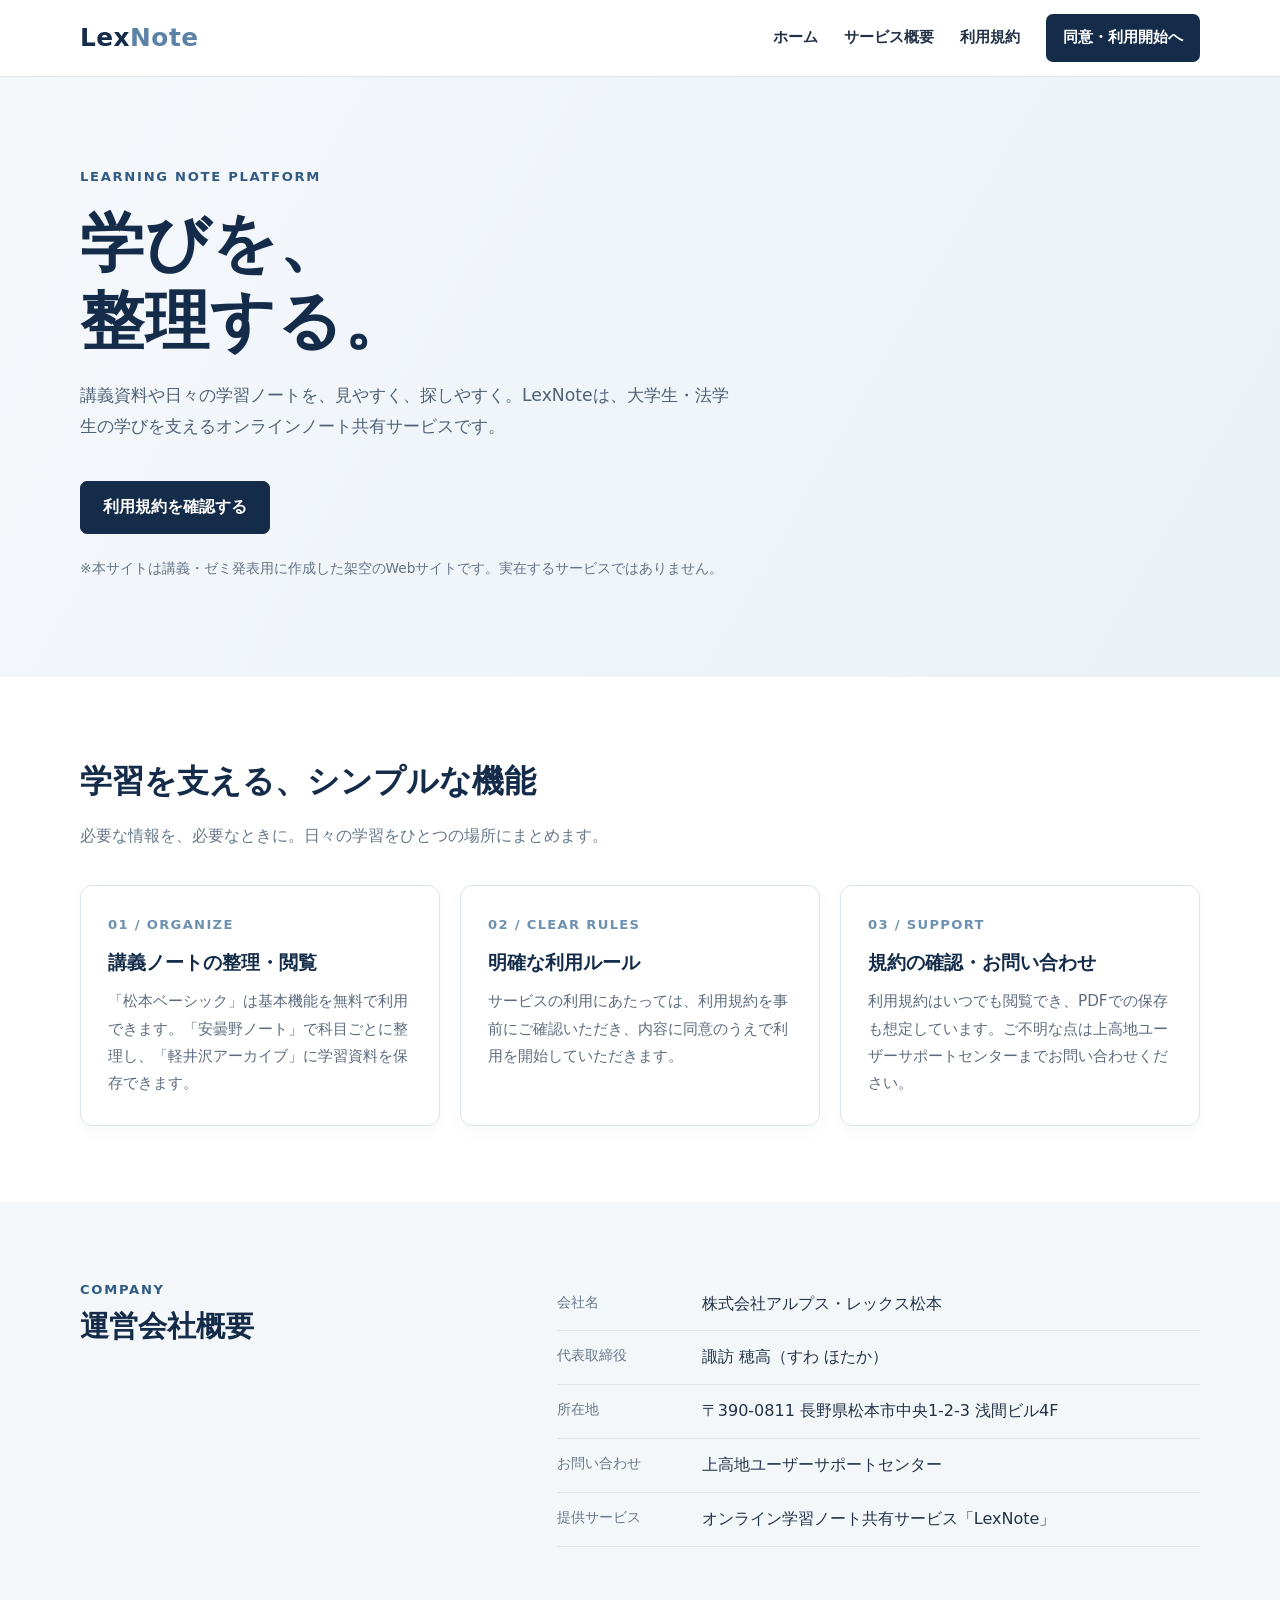
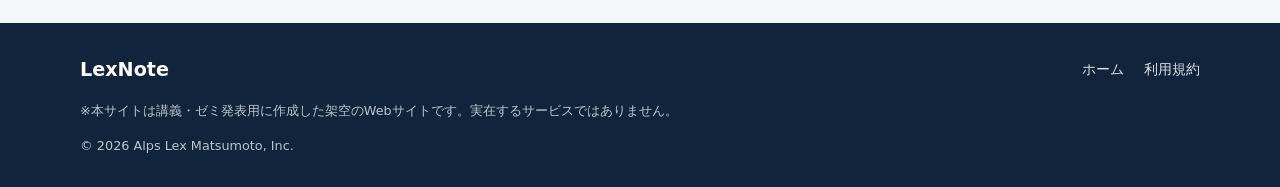
<file: index.html>
<!doctype html>
<html lang="ja"><head><meta charset="utf-8"><meta name="viewport" content="width=device-width, initial-scale=1"><meta name="description" content="講義資料や学習ノートを整理・共有できるオンライン学習ノートサービス LexNote。"><title>LexNote｜学びを、整理する。</title><link rel="stylesheet" href="./styles.css"></head><body>
<header class="site-header"><div class="container header-inner"><a class="brand" href="./index.html" aria-label="LexNote ホーム">Lex<span>Note</span></a><nav class="nav" aria-label="メインナビゲーション"><a href="./index.html">ホーム</a><a href="./index.html#service">サービス概要</a><a href="./terms.html">利用規約</a><a class="nav-cta" href="./terms.html">同意・利用開始へ</a></nav></div></header>
<main>
<section class="hero"><div class="container"><div class="eyebrow">LEARNING NOTE PLATFORM</div><h1>学びを、<br>整理する。</h1><p>講義資料や日々の学習ノートを、見やすく、探しやすく。LexNoteは、大学生・法学生の学びを支えるオンラインノート共有サービスです。</p><a class="button" href="./terms.html">利用規約を確認する</a><p class="notice">※本サイトは講義・ゼミ発表用に作成した架空のWebサイトです。実在するサービスではありません。</p></div></section>
<section class="section" id="service"><div class="container"><h2 class="section-heading">学習を支える、シンプルな機能</h2><p class="section-lead">必要な情報を、必要なときに。日々の学習をひとつの場所にまとめます。</p><div class="cards">
<article class="card"><div class="card-num">01 / ORGANIZE</div><h3>講義ノートの整理・閲覧</h3><p>「松本ベーシック」は基本機能を無料で利用できます。「安曇野ノート」で科目ごとに整理し、「軽井沢アーカイブ」に学習資料を保存できます。</p></article>
<article class="card"><div class="card-num">02 / CLEAR RULES</div><h3>明確な利用ルール</h3><p>サービスの利用にあたっては、利用規約を事前にご確認いただき、内容に同意のうえで利用を開始していただきます。</p></article>
<article class="card"><div class="card-num">03 / SUPPORT</div><h3>規約の確認・お問い合わせ</h3><p>利用規約はいつでも閲覧でき、PDFでの保存も想定しています。ご不明な点は上高地ユーザーサポートセンターまでお問い合わせください。</p></article>
</div></div></section>
<section class="section alt"><div class="container company"><div><div class="eyebrow">COMPANY</div><h2>運営会社概要</h2></div><dl><dt>会社名</dt><dd>株式会社アルプス・レックス松本</dd><dt>代表取締役</dt><dd>諏訪 穂高（すわ ほたか）</dd><dt>所在地</dt><dd>〒390-0811 長野県松本市中央1-2-3 浅間ビル4F</dd><dt>お問い合わせ</dt><dd>上高地ユーザーサポートセンター</dd><dt>提供サービス</dt><dd>オンライン学習ノート共有サービス「LexNote」</dd></dl></div></section>
</main><footer class="site-footer"><div class="container"><div class="footer-inner"><a class="footer-brand" href="./index.html">LexNote</a><div class="footer-links"><a href="./index.html">ホーム</a><a href="./terms.html">利用規約</a></div></div><div class="footer-note">※本サイトは講義・ゼミ発表用に作成した架空のWebサイトです。実在するサービスではありません。</div><div class="footer-note">© 2026 Alps Lex Matsumoto, Inc.</div></div></footer></body></html>
</file>
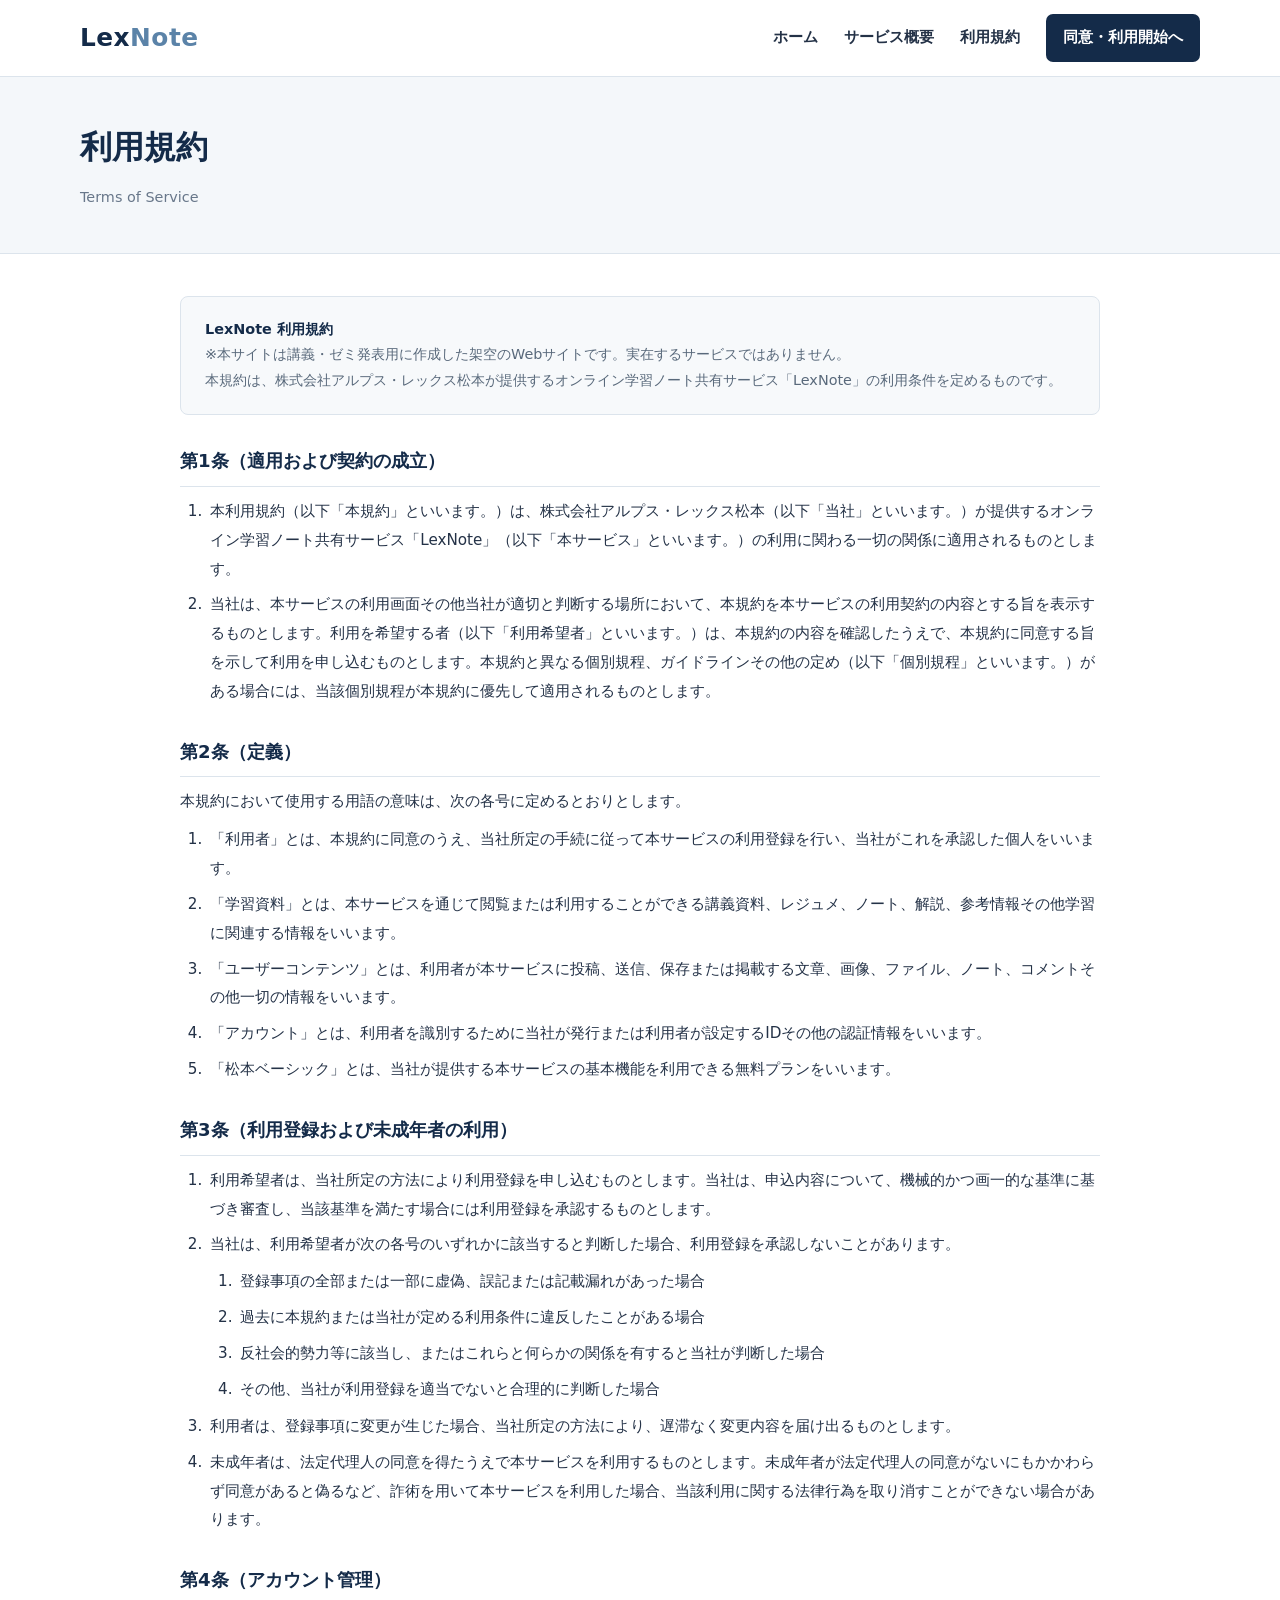
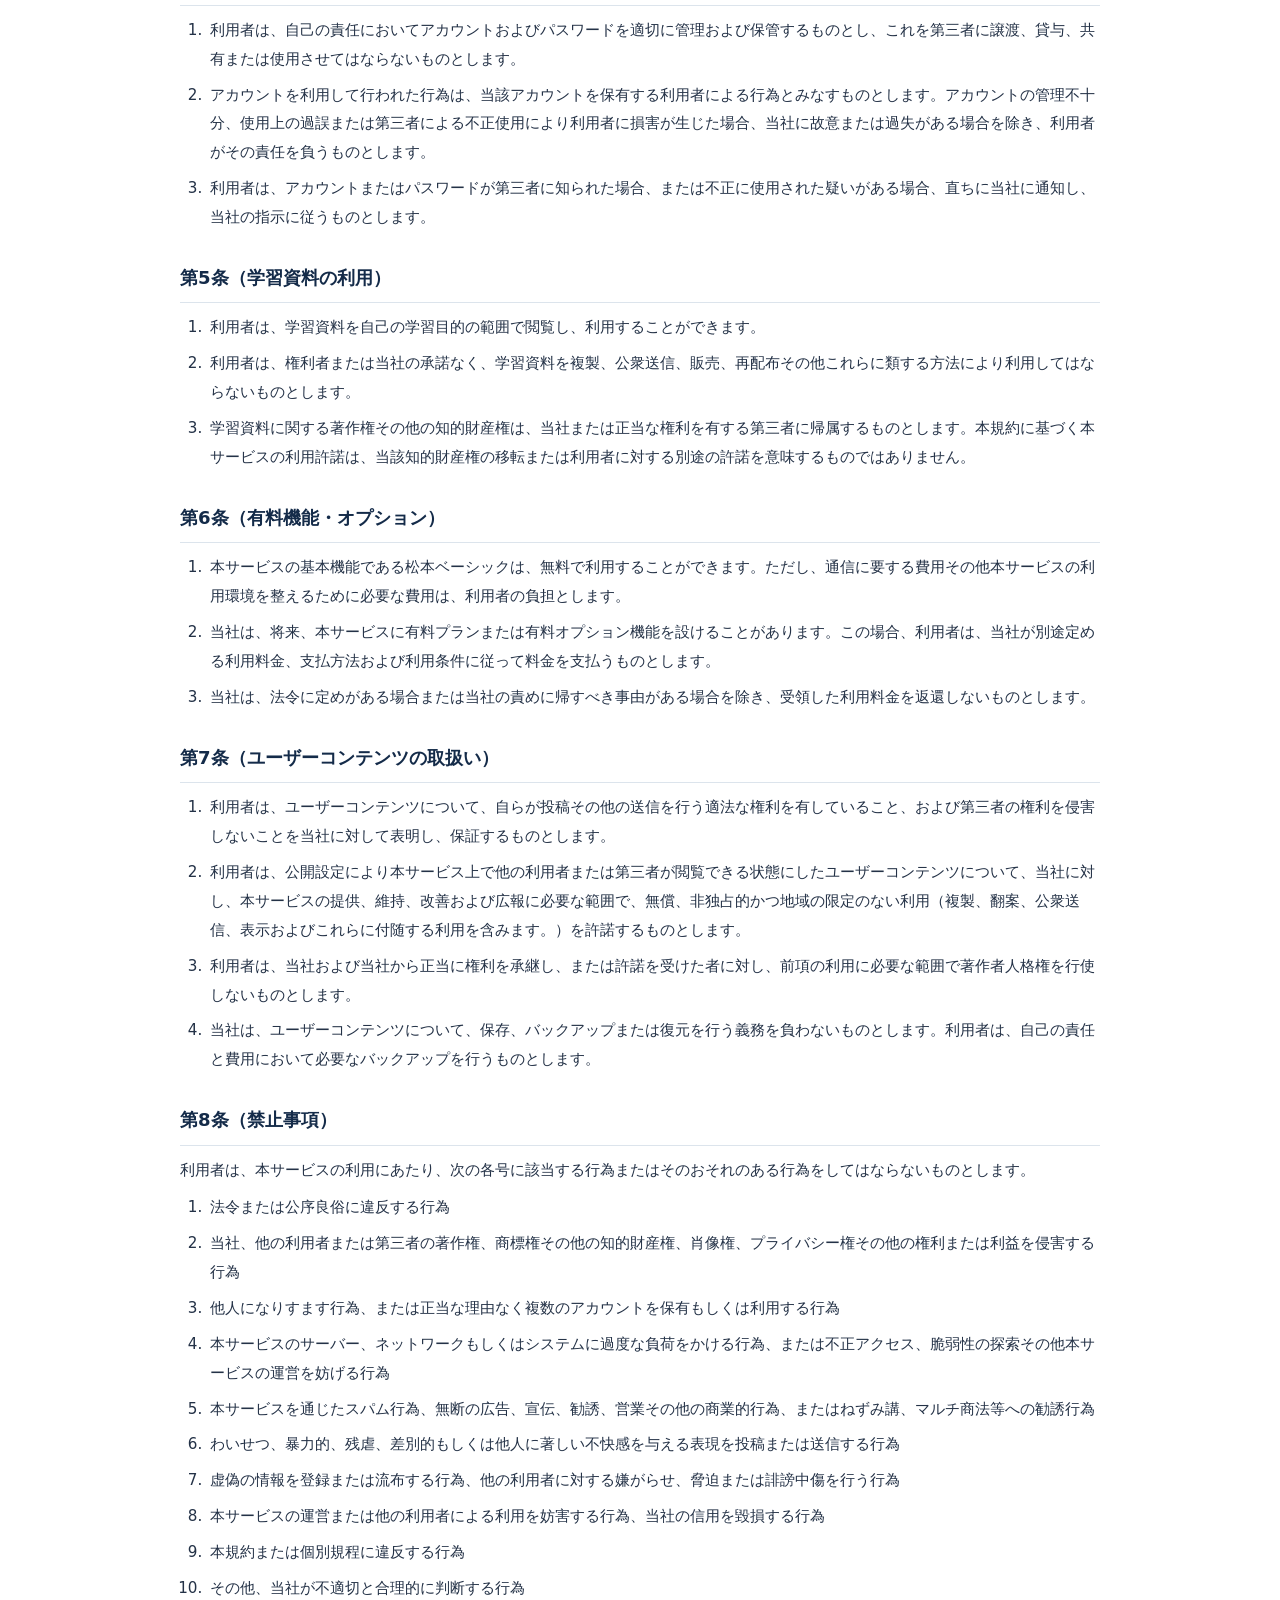
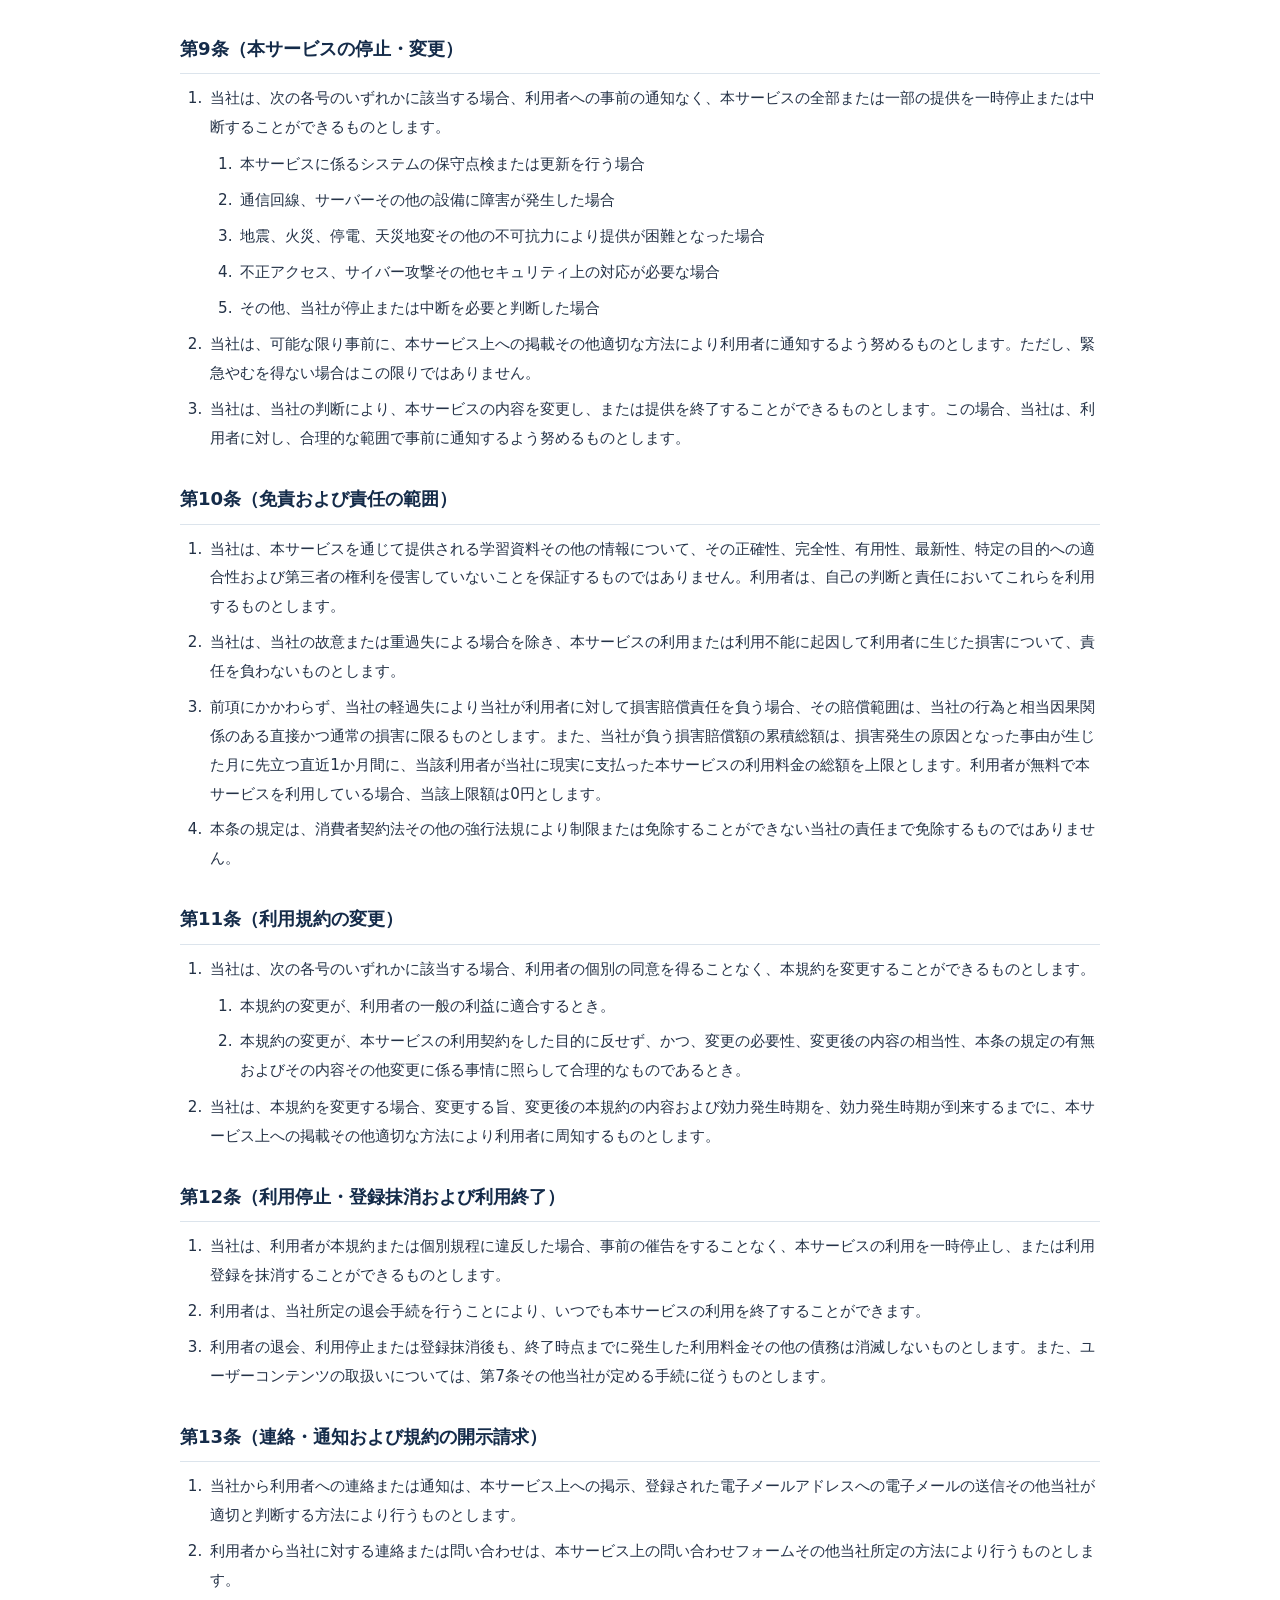
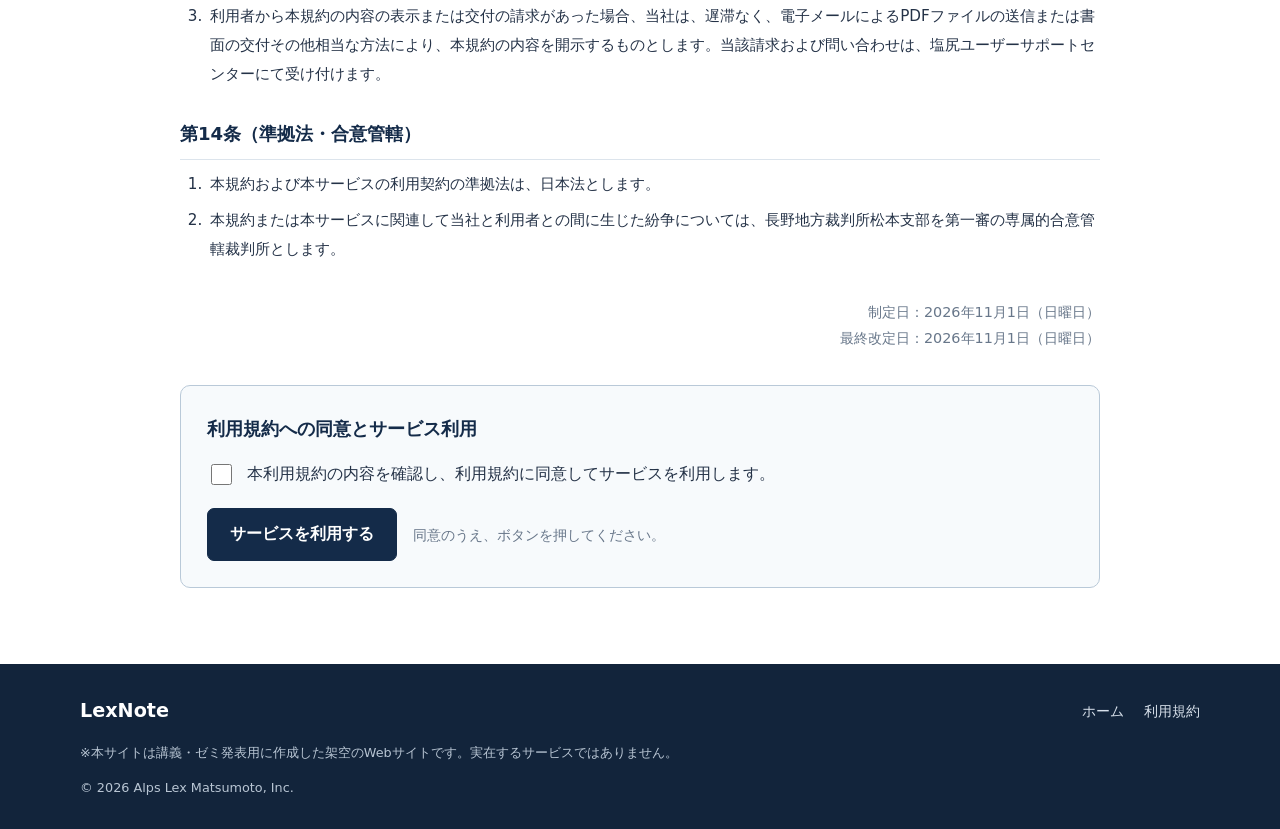
<file: terms.html>
<!doctype html>
<html lang="ja"><head><meta charset="utf-8"><meta name="viewport" content="width=device-width, initial-scale=1"><meta name="description" content="LexNote 利用規約"><title>利用規約｜LexNote</title><link rel="stylesheet" href="./styles.css"></head><body>
<header class="site-header"><div class="container header-inner"><a class="brand" href="./index.html" aria-label="LexNote ホーム">Lex<span>Note</span></a><nav class="nav" aria-label="メインナビゲーション"><a href="./index.html">ホーム</a><a href="./index.html#service">サービス概要</a><a href="./terms.html">利用規約</a><a class="nav-cta" href="./terms.html">同意・利用開始へ</a></nav></div></header>
<main><section class="page-hero"><div class="container"><h1>利用規約</h1><p>Terms of Service</p></div></section>
<div class="terms-wrap">
<div class="terms-intro"><strong>LexNote 利用規約</strong><br>※本サイトは講義・ゼミ発表用に作成した架空のWebサイトです。実在するサービスではありません。<br>本規約は、株式会社アルプス・レックス松本が提供するオンライン学習ノート共有サービス「LexNote」の利用条件を定めるものです。</div>
<article class="terms-article">
<h2>第1条（適用および契約の成立）</h2>
<ol>
<li>本利用規約（以下「本規約」といいます。）は、株式会社アルプス・レックス松本（以下「当社」といいます。）が提供するオンライン学習ノート共有サービス「LexNote」（以下「本サービス」といいます。）の利用に関わる一切の関係に適用されるものとします。</li>
<li>当社は、本サービスの利用画面その他当社が適切と判断する場所において、本規約を本サービスの利用契約の内容とする旨を表示するものとします。利用を希望する者（以下「利用希望者」といいます。）は、本規約の内容を確認したうえで、本規約に同意する旨を示して利用を申し込むものとします。本規約と異なる個別規程、ガイドラインその他の定め（以下「個別規程」といいます。）がある場合には、当該個別規程が本規約に優先して適用されるものとします。</li>
</ol>
<h2>第2条（定義）</h2>
<p>本規約において使用する用語の意味は、次の各号に定めるとおりとします。</p>
<ol>
<li>「利用者」とは、本規約に同意のうえ、当社所定の手続に従って本サービスの利用登録を行い、当社がこれを承認した個人をいいます。</li>
<li>「学習資料」とは、本サービスを通じて閲覧または利用することができる講義資料、レジュメ、ノート、解説、参考情報その他学習に関連する情報をいいます。</li>
<li>「ユーザーコンテンツ」とは、利用者が本サービスに投稿、送信、保存または掲載する文章、画像、ファイル、ノート、コメントその他一切の情報をいいます。</li>
<li>「アカウント」とは、利用者を識別するために当社が発行または利用者が設定するIDその他の認証情報をいいます。</li>
<li>「松本ベーシック」とは、当社が提供する本サービスの基本機能を利用できる無料プランをいいます。</li>
</ol>
<h2>第3条（利用登録および未成年者の利用）</h2>
<ol>
<li>利用希望者は、当社所定の方法により利用登録を申し込むものとします。当社は、申込内容について、機械的かつ画一的な基準に基づき審査し、当該基準を満たす場合には利用登録を承認するものとします。</li>
<li>当社は、利用希望者が次の各号のいずれかに該当すると判断した場合、利用登録を承認しないことがあります。<ol><li>登録事項の全部または一部に虚偽、誤記または記載漏れがあった場合</li><li>過去に本規約または当社が定める利用条件に違反したことがある場合</li><li>反社会的勢力等に該当し、またはこれらと何らかの関係を有すると当社が判断した場合</li><li>その他、当社が利用登録を適当でないと合理的に判断した場合</li></ol></li>
<li>利用者は、登録事項に変更が生じた場合、当社所定の方法により、遅滞なく変更内容を届け出るものとします。</li>
<li>未成年者は、法定代理人の同意を得たうえで本サービスを利用するものとします。未成年者が法定代理人の同意がないにもかかわらず同意があると偽るなど、詐術を用いて本サービスを利用した場合、当該利用に関する法律行為を取り消すことができない場合があります。</li>
</ol>
<h2>第4条（アカウント管理）</h2>
<ol>
<li>利用者は、自己の責任においてアカウントおよびパスワードを適切に管理および保管するものとし、これを第三者に譲渡、貸与、共有または使用させてはならないものとします。</li>
<li>アカウントを利用して行われた行為は、当該アカウントを保有する利用者による行為とみなすものとします。アカウントの管理不十分、使用上の過誤または第三者による不正使用により利用者に損害が生じた場合、当社に故意または過失がある場合を除き、利用者がその責任を負うものとします。</li>
<li>利用者は、アカウントまたはパスワードが第三者に知られた場合、または不正に使用された疑いがある場合、直ちに当社に通知し、当社の指示に従うものとします。</li>
</ol>
<h2>第5条（学習資料の利用）</h2>
<ol>
<li>利用者は、学習資料を自己の学習目的の範囲で閲覧し、利用することができます。</li>
<li>利用者は、権利者または当社の承諾なく、学習資料を複製、公衆送信、販売、再配布その他これらに類する方法により利用してはならないものとします。</li>
<li>学習資料に関する著作権その他の知的財産権は、当社または正当な権利を有する第三者に帰属するものとします。本規約に基づく本サービスの利用許諾は、当該知的財産権の移転または利用者に対する別途の許諾を意味するものではありません。</li>
</ol>
<h2>第6条（有料機能・オプション）</h2>
<ol>
<li>本サービスの基本機能である松本ベーシックは、無料で利用することができます。ただし、通信に要する費用その他本サービスの利用環境を整えるために必要な費用は、利用者の負担とします。</li>
<li>当社は、将来、本サービスに有料プランまたは有料オプション機能を設けることがあります。この場合、利用者は、当社が別途定める利用料金、支払方法および利用条件に従って料金を支払うものとします。</li>
<li>当社は、法令に定めがある場合または当社の責めに帰すべき事由がある場合を除き、受領した利用料金を返還しないものとします。</li>
</ol>
<h2>第7条（ユーザーコンテンツの取扱い）</h2>
<ol>
<li>利用者は、ユーザーコンテンツについて、自らが投稿その他の送信を行う適法な権利を有していること、および第三者の権利を侵害しないことを当社に対して表明し、保証するものとします。</li>
<li>利用者は、公開設定により本サービス上で他の利用者または第三者が閲覧できる状態にしたユーザーコンテンツについて、当社に対し、本サービスの提供、維持、改善および広報に必要な範囲で、無償、非独占的かつ地域の限定のない利用（複製、翻案、公衆送信、表示およびこれらに付随する利用を含みます。）を許諾するものとします。</li>
<li>利用者は、当社および当社から正当に権利を承継し、または許諾を受けた者に対し、前項の利用に必要な範囲で著作者人格権を行使しないものとします。</li>
<li>当社は、ユーザーコンテンツについて、保存、バックアップまたは復元を行う義務を負わないものとします。利用者は、自己の責任と費用において必要なバックアップを行うものとします。</li>
</ol>
<h2>第8条（禁止事項）</h2>
<p>利用者は、本サービスの利用にあたり、次の各号に該当する行為またはそのおそれのある行為をしてはならないものとします。</p>
<ol>
<li>法令または公序良俗に違反する行為</li>
<li>当社、他の利用者または第三者の著作権、商標権その他の知的財産権、肖像権、プライバシー権その他の権利または利益を侵害する行為</li>
<li>他人になりすます行為、または正当な理由なく複数のアカウントを保有もしくは利用する行為</li>
<li>本サービスのサーバー、ネットワークもしくはシステムに過度な負荷をかける行為、または不正アクセス、脆弱性の探索その他本サービスの運営を妨げる行為</li>
<li>本サービスを通じたスパム行為、無断の広告、宣伝、勧誘、営業その他の商業的行為、またはねずみ講、マルチ商法等への勧誘行為</li>
<li>わいせつ、暴力的、残虐、差別的もしくは他人に著しい不快感を与える表現を投稿または送信する行為</li>
<li>虚偽の情報を登録または流布する行為、他の利用者に対する嫌がらせ、脅迫または誹謗中傷を行う行為</li>
<li>本サービスの運営または他の利用者による利用を妨害する行為、当社の信用を毀損する行為</li>
<li>本規約または個別規程に違反する行為</li>
<li>その他、当社が不適切と合理的に判断する行為</li>
</ol>
<h2>第9条（本サービスの停止・変更）</h2>
<ol>
<li>当社は、次の各号のいずれかに該当する場合、利用者への事前の通知なく、本サービスの全部または一部の提供を一時停止または中断することができるものとします。<ol><li>本サービスに係るシステムの保守点検または更新を行う場合</li><li>通信回線、サーバーその他の設備に障害が発生した場合</li><li>地震、火災、停電、天災地変その他の不可抗力により提供が困難となった場合</li><li>不正アクセス、サイバー攻撃その他セキュリティ上の対応が必要な場合</li><li>その他、当社が停止または中断を必要と判断した場合</li></ol></li>
<li>当社は、可能な限り事前に、本サービス上への掲載その他適切な方法により利用者に通知するよう努めるものとします。ただし、緊急やむを得ない場合はこの限りではありません。</li>
<li>当社は、当社の判断により、本サービスの内容を変更し、または提供を終了することができるものとします。この場合、当社は、利用者に対し、合理的な範囲で事前に通知するよう努めるものとします。</li>
</ol>
<h2>第10条（免責および責任の範囲）</h2>
<ol>
<li>当社は、本サービスを通じて提供される学習資料その他の情報について、その正確性、完全性、有用性、最新性、特定の目的への適合性および第三者の権利を侵害していないことを保証するものではありません。利用者は、自己の判断と責任においてこれらを利用するものとします。</li>
<li>当社は、当社の故意または重過失による場合を除き、本サービスの利用または利用不能に起因して利用者に生じた損害について、責任を負わないものとします。</li>
<li>前項にかかわらず、当社の軽過失により当社が利用者に対して損害賠償責任を負う場合、その賠償範囲は、当社の行為と相当因果関係のある直接かつ通常の損害に限るものとします。また、当社が負う損害賠償額の累積総額は、損害発生の原因となった事由が生じた月に先立つ直近1か月間に、当該利用者が当社に現実に支払った本サービスの利用料金の総額を上限とします。利用者が無料で本サービスを利用している場合、当該上限額は0円とします。</li>
<li>本条の規定は、消費者契約法その他の強行法規により制限または免除することができない当社の責任まで免除するものではありません。</li>
</ol>
<h2>第11条（利用規約の変更）</h2>
<ol>
<li>当社は、次の各号のいずれかに該当する場合、利用者の個別の同意を得ることなく、本規約を変更することができるものとします。<ol><li>本規約の変更が、利用者の一般の利益に適合するとき。</li><li>本規約の変更が、本サービスの利用契約をした目的に反せず、かつ、変更の必要性、変更後の内容の相当性、本条の規定の有無およびその内容その他変更に係る事情に照らして合理的なものであるとき。</li></ol></li>
<li>当社は、本規約を変更する場合、変更する旨、変更後の本規約の内容および効力発生時期を、効力発生時期が到来するまでに、本サービス上への掲載その他適切な方法により利用者に周知するものとします。</li>
</ol>
<h2>第12条（利用停止・登録抹消および利用終了）</h2>
<ol>
<li>当社は、利用者が本規約または個別規程に違反した場合、事前の催告をすることなく、本サービスの利用を一時停止し、または利用登録を抹消することができるものとします。</li>
<li>利用者は、当社所定の退会手続を行うことにより、いつでも本サービスの利用を終了することができます。</li>
<li>利用者の退会、利用停止または登録抹消後も、終了時点までに発生した利用料金その他の債務は消滅しないものとします。また、ユーザーコンテンツの取扱いについては、第7条その他当社が定める手続に従うものとします。</li>
</ol>
<h2>第13条（連絡・通知および規約の開示請求）</h2>
<ol>
<li>当社から利用者への連絡または通知は、本サービス上への掲示、登録された電子メールアドレスへの電子メールの送信その他当社が適切と判断する方法により行うものとします。</li>
<li>利用者から当社に対する連絡または問い合わせは、本サービス上の問い合わせフォームその他当社所定の方法により行うものとします。</li>
<li>利用者から本規約の内容の表示または交付の請求があった場合、当社は、遅滞なく、電子メールによるPDFファイルの送信または書面の交付その他相当な方法により、本規約の内容を開示するものとします。当該請求および問い合わせは、塩尻ユーザーサポートセンターにて受け付けます。</li>
</ol>
<h2>第14条（準拠法・合意管轄）</h2>
<ol>
<li>本規約および本サービスの利用契約の準拠法は、日本法とします。</li>
<li>本規約または本サービスに関連して当社と利用者との間に生じた紛争については、長野地方裁判所松本支部を第一審の専属的合意管轄裁判所とします。</li>
</ol>

<div class="article-date">制定日：2026年11月1日（日曜日）<br>最終改定日：2026年11月1日（日曜日）</div>
</article>
<section class="agreement" aria-labelledby="agreement-title"><h2 id="agreement-title">利用規約への同意とサービス利用</h2><div class="agree-row"><input type="checkbox" id="termsAgree"><label for="termsAgree">本利用規約の内容を確認し、利用規約に同意してサービスを利用します。</label></div><div class="agreement-actions"><button class="button" id="startService" type="button">サービスを利用する</button><span class="small">同意のうえ、ボタンを押してください。</span></div><p class="feedback" id="agreementFeedback" role="status" aria-live="polite"></p></section>
</div></main><footer class="site-footer"><div class="container"><div class="footer-inner"><a class="footer-brand" href="./index.html">LexNote</a><div class="footer-links"><a href="./index.html">ホーム</a><a href="./terms.html">利用規約</a></div></div><div class="footer-note">※本サイトは講義・ゼミ発表用に作成した架空のWebサイトです。実在するサービスではありません。</div><div class="footer-note">© 2026 Alps Lex Matsumoto, Inc.</div></div></footer><script src="./script.js"></script></body></html>
</file>
<file: styles.css>
:root{--navy:#142b49;--blue:#315b83;--ink:#243247;--muted:#68778a;--line:#dce4ec;--soft:#f4f7fa;--white:#fff;--accent:#dceaf6}
*{box-sizing:border-box}html{scroll-behavior:smooth}body{margin:0;color:var(--ink);font-family:system-ui,-apple-system,"Hiragino Kaku Gothic ProN","Yu Gothic",Meiryo,sans-serif;line-height:1.8;background:#fff}a{color:inherit;text-decoration:none}a:hover{color:#426e9a}.container{width:min(1120px,calc(100% - 40px));margin:auto}.site-header{border-bottom:1px solid var(--line);background:rgba(255,255,255,.96)}.header-inner{min-height:76px;display:flex;align-items:center;justify-content:space-between;gap:24px}.brand{font-size:1.55rem;font-weight:800;letter-spacing:.02em;color:var(--navy)}.brand span{color:#5b83a8}.nav{display:flex;align-items:center;gap:26px;font-size:.94rem;font-weight:600}.nav .nav-cta{background:var(--navy);color:white;padding:10px 17px;border-radius:7px}.hero{background:linear-gradient(120deg,#f5f8fb 0%,#eaf1f7 100%);padding:88px 0 82px}.eyebrow{color:var(--blue);font-size:.82rem;font-weight:800;letter-spacing:.13em;text-transform:uppercase}.hero h1{font-size:clamp(2.35rem,5vw,4.1rem);line-height:1.22;letter-spacing:.015em;color:var(--navy);margin:15px 0 20px}.hero p{max-width:650px;color:#506176;font-size:1.08rem}.button{display:inline-flex;align-items:center;justify-content:center;min-height:48px;padding:11px 22px;border-radius:7px;background:var(--navy);color:white;font-weight:700;border:1px solid var(--navy);cursor:pointer;font:inherit;font-weight:700}.button:hover{background:#24496e;color:white}.hero .button{margin-top:22px}.notice{font-size:.86rem!important;color:#657386!important;margin-top:22px}.section{padding:76px 0}.section.alt{background:var(--soft)}.section-heading{margin:0 0 12px;color:var(--navy);font-size:2rem}.section-lead{margin:0 0 34px;color:var(--muted)}.cards{display:grid;grid-template-columns:repeat(3,1fr);gap:20px}.card{border:1px solid var(--line);border-radius:12px;padding:27px;background:white;box-shadow:0 5px 18px rgba(23,48,77,.035)}.card-num{font-size:.82rem;color:#6e91b2;font-weight:800;letter-spacing:.1em}.card h3{color:var(--navy);margin:9px 0}.card p{margin:0;color:#5d6b7d;font-size:.95rem}.company{display:grid;grid-template-columns:.8fr 1.2fr;gap:48px;align-items:start}.company h2{color:var(--navy);font-size:1.8rem;margin:0}.company dl{display:grid;grid-template-columns:145px 1fr;margin:0}.company dt,.company dd{padding:12px 0;border-bottom:1px solid var(--line);margin:0}.company dt{color:var(--muted);font-size:.9rem}.site-footer{background:#12243b;color:#d8e1eb;padding:30px 0}.footer-inner{display:flex;justify-content:space-between;gap:20px;align-items:center}.footer-brand{font-weight:800;font-size:1.2rem;color:white}.footer-links{display:flex;gap:20px;font-size:.9rem}.footer-note{font-size:.8rem;color:#b8c5d3;margin-top:12px}
.page-hero{background:var(--soft);padding:42px 0;border-bottom:1px solid var(--line)}.page-hero h1{color:var(--navy);margin:0;font-size:2rem}.page-hero p{margin:8px 0 0;color:var(--muted);font-size:.9rem}.terms-wrap{width:min(920px,calc(100% - 40px));margin:42px auto 76px}.terms-intro{padding:20px 24px;background:#f7f9fb;border:1px solid var(--line);border-radius:8px;margin-bottom:30px;font-size:.9rem;color:#59697b}.terms-intro strong{color:var(--navy)}.terms-article h2{font-size:1.13rem;color:var(--navy);margin:30px 0 10px;padding-bottom:8px;border-bottom:1px solid var(--line)}.terms-article p{margin:8px 0;font-size:.95rem;line-height:1.95}.terms-article ol{padding-left:1.7rem;margin:8px 0}.terms-article li{padding-left:3px;margin:7px 0;font-size:.95rem;line-height:1.9}.article-date{text-align:right;color:var(--muted);font-size:.9rem;margin-top:36px}.agreement{margin-top:34px;padding:26px;border:1px solid #b9c9d8;border-radius:10px;background:#f7fafc}.agreement h2{font-size:1.15rem;color:var(--navy);margin:0 0 12px}.agree-row{display:flex;align-items:flex-start;gap:12px;margin:14px 0 20px}.agree-row input{width:21px;height:21px;flex:0 0 21px;margin-top:4px;accent-color:var(--navy)}.agreement-actions{display:flex;align-items:center;gap:16px;flex-wrap:wrap}.feedback{margin:14px 0 0;padding:12px 14px;border-radius:7px;display:none;font-size:.92rem}.feedback.show{display:block}.feedback.error{background:#fff1ef;color:#9b3024;border:1px solid #f0c6c0}.feedback.success{background:#edf7f0;color:#23613a;border:1px solid #c5e4ce}.small{font-size:.85rem;color:var(--muted)}
@media(max-width:760px){.container{width:min(100% - 32px,600px)}.header-inner{align-items:flex-start;flex-direction:column;padding:14px 0;gap:10px}.nav{width:100%;gap:8px;justify-content:space-between;flex-wrap:wrap;font-size:.85rem}.nav a{padding:7px 4px}.nav .nav-cta{padding:8px 11px}.hero{padding:60px 0}.cards{grid-template-columns:1fr}.section{padding:54px 0}.company{grid-template-columns:1fr;gap:18px}.company dl{grid-template-columns:112px 1fr}.footer-inner{align-items:flex-start;flex-direction:column}.footer-links{flex-wrap:wrap}.terms-wrap{width:calc(100% - 32px);margin:28px auto 54px}.terms-article p,.terms-article li{font-size:.92rem}.agreement{padding:20px}.agreement-actions .button{width:100%}}
</file>
